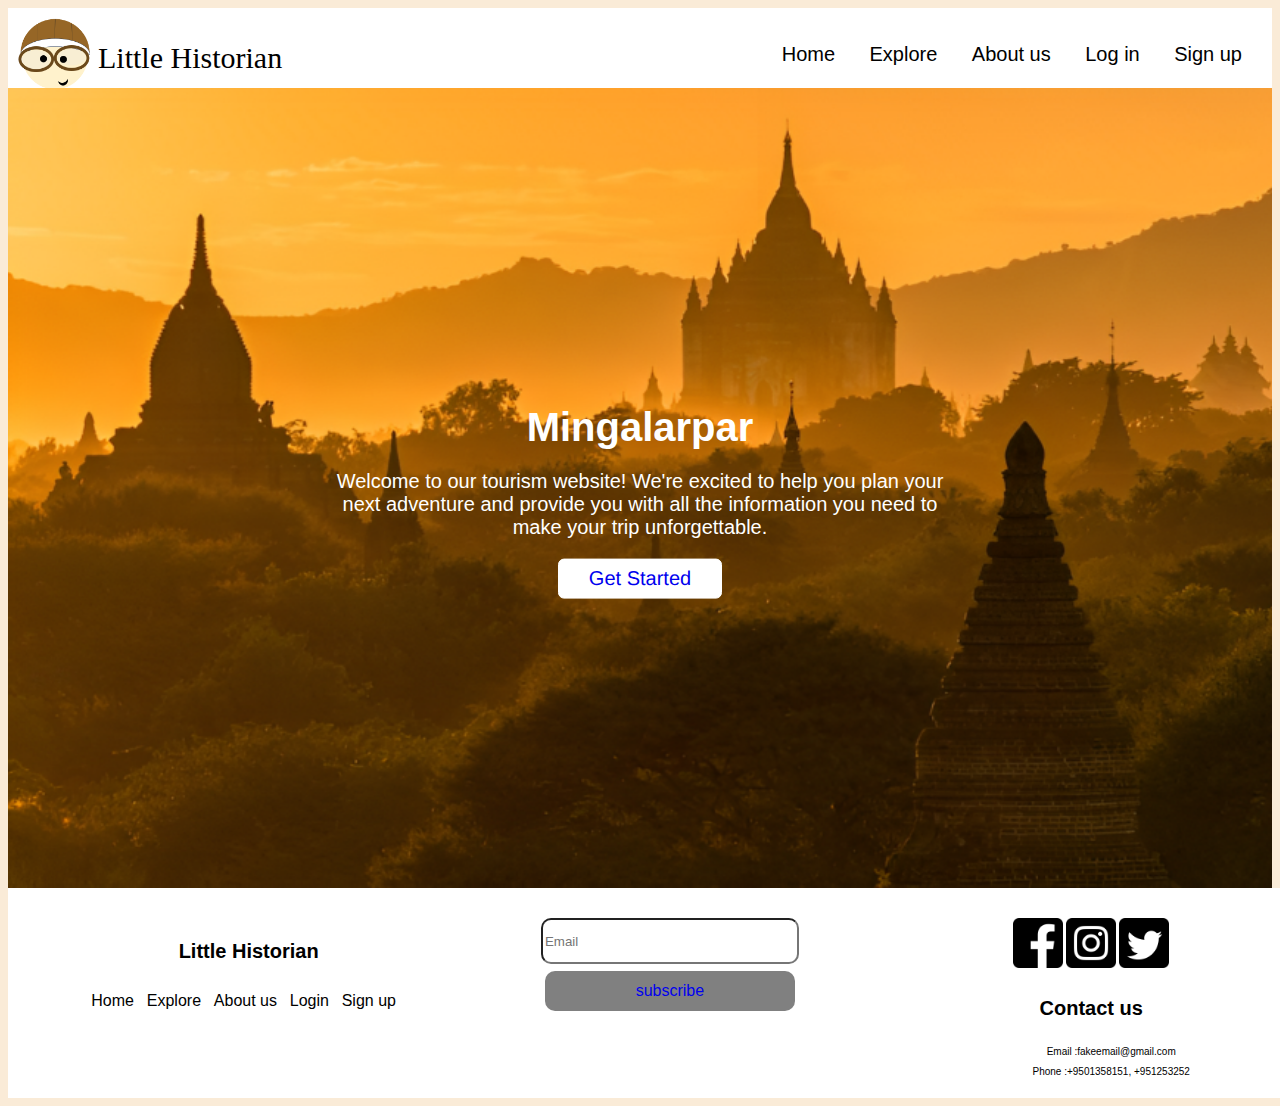
<file: index.html>
<!DOCTYPE html>
<html lang="en">
<head>
  <meta charset="UTF-8">
  <meta name="viewport" content="width=device-width, initial-scale=1.0">
  <link rel="stylesheet" href="style.css">
  <link rel="stylesheet" href="https://cdn.jsdelivr.net/npm/bootstrap-icons@1.10.4/font/bootstrap-icons.css">
  <link rel="icon" type="image/x-icon" href="/images/favicon.ico">
  <title>Home</title>
</head>
<body>
  <nav>
    <input type="checkbox" id="check">
    <label for="check" class="checkbtn"><i class="bi bi-list"></i></label>
    <div class="header">
      <div class="header2">
        <a href="index.html"><img src="/images/littlehistorian.png" width="90"height="90" alt="logo"></a>
        <span class="logotext">Little Historian</span>
      </div>
    </div>
    <ul>
        <li><a href="index.html">Home</a></li>
        <li><a href="explore.html">Explore</a></li>
        <li><a href="about.html">About us</a></li>
        <li><a href="login.html">Log in</a></li>
        <li><a href="register.html">Sign up</a></li>
    </ul>
</nav>
  
  <div class="content">
    <div class="text">
      <h1>Mingalarpar</h1>
      <p>Welcome to our tourism website! We're excited to help you plan your next adventure and provide you with all the information you need to make your trip unforgettable.
      </p>
      <button class="button-24" role="button"><a href="register.html">Get Started</a></button>
    </div>
  </div>

</div>
  <footer>
    <div class="footer">
        <div class="foot-link">
            <h1>Little Historian</h1>
            <a href="index.html">Home</a>
            <a href="explore.html">Explore</a>
            <a href="about.html">About us</a>
            <a href="login.html">Login</a>
            <a href="register.html">Sign up</a>
        </div>
        <div class="subscribe">
            <form>
                <input type="email" placeholder="Email">
                <button type="button"><a href="login.html">subscribe</a></button>
            </form>
        </div>
        <div class="social-media">
            <img src="/images/facebook.png" width="50" height="50"alt="Facebook">
            <img src="/images/instagram.png" width="50" height="50" alt="Instagram">
            <img src="/images/twitter.png" width="50" height="50" alt="Twitter">
            <h1>Contact us</h1>
            <ul>
              <li>Email :fakeemail@gmail.com</li>
              <li>Phone :+9501358151, +951253252</li>
            </ul>
        </div>
    </div>
</footer>

</body>
</html>
</file>
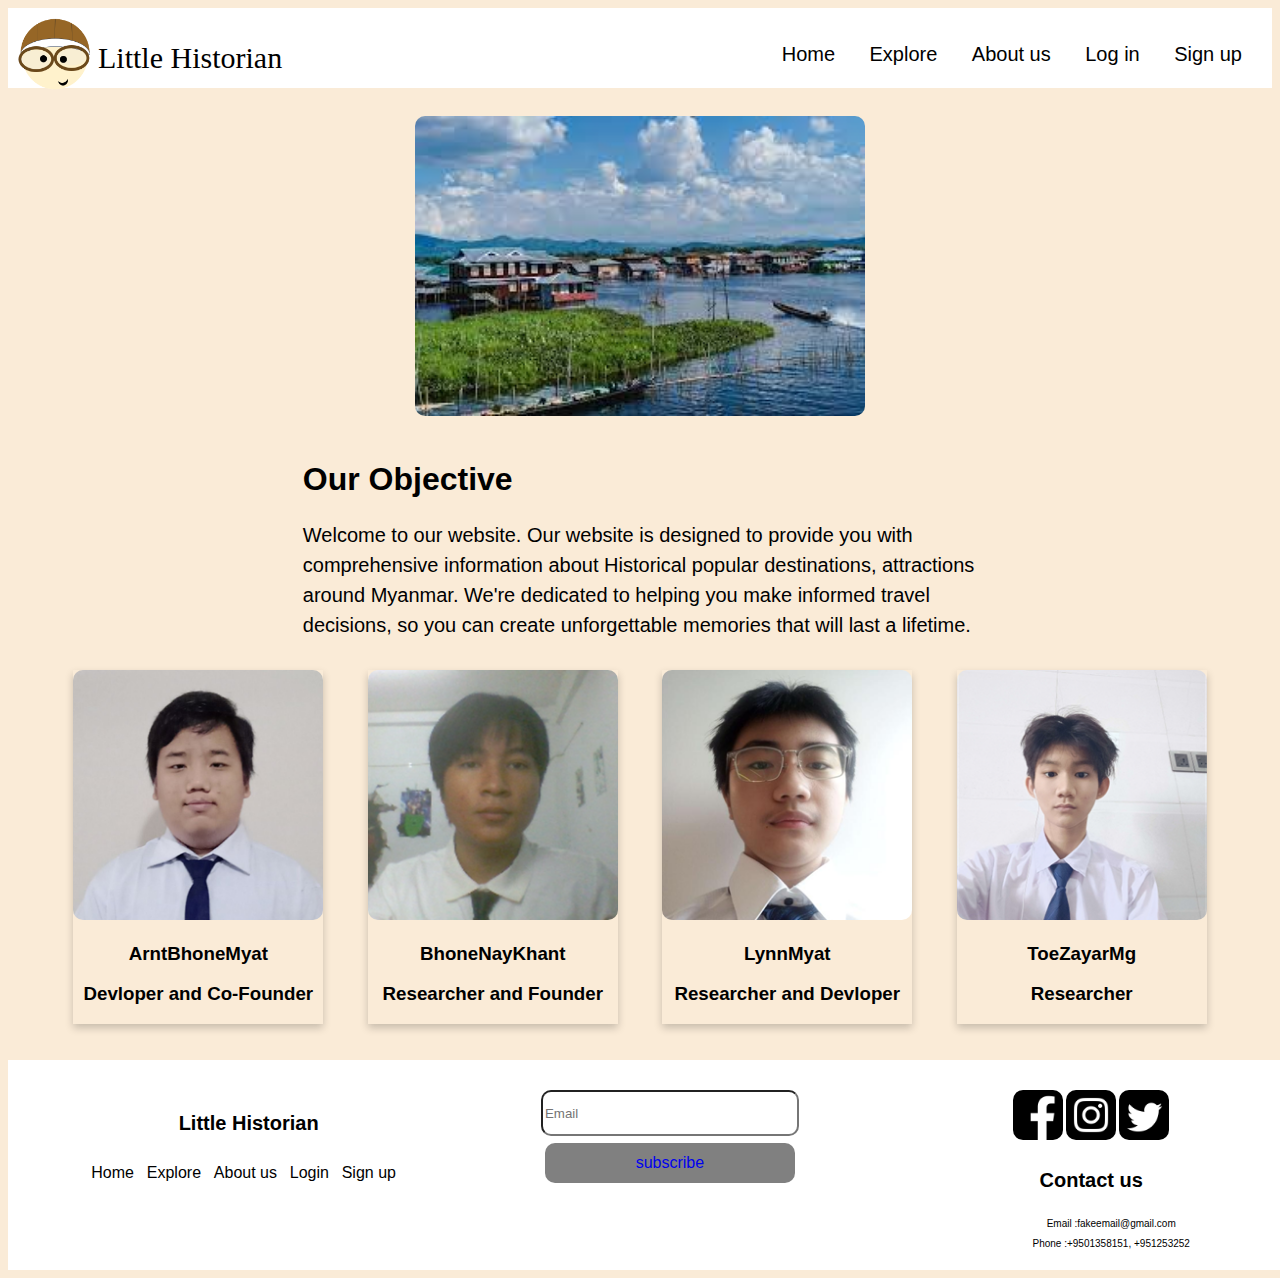
<file: about.html>
<!DOCTYPE html>
<html lang="en">
<head>
  <meta charset="UTF-8">
  <meta http-equiv="X-UA-Compatible" content="IE=edge">
  <meta name="viewport" content="width=device-width, initial-scale=1.0">
  <link rel="stylesheet" href="style.css">
  <link rel="stylesheet" href="about.css">
  <link rel="icon" type="image/x-icon" href="/images/favicon.ico">
  <link rel="stylesheet" href="https://cdn.jsdelivr.net/npm/bootstrap-icons@1.10.4/font/bootstrap-icons.css">
  <title>About Us</title>
</head>
<body>
    <nav>
        <input type="checkbox" id="check">
        <label for="check" class="checkbtn"><i class="bi bi-list"></i></label>
        <div class="header">
          <div class="header2">
            <a href="index.html"><img src="/images/littlehistorian.png" width="90"height="90" alt="logo"></a>
            <span class="logotext">Little Historian</span>
          </div>
        </div>
        <ul>
            <li><a href="index.html">Home</a></li>
            <li><a href="explore.html">Explore</a></li>
            <li><a href="about.html">About us</a></li>
            <li><a href="login.html">Log in</a></li>
            <li><a href="register.html">Sign up</a></li>
        </ul>
    </nav>
 <br>
  <div class="flex-container">
    <div class="item1">
        <img src="/images/innlay.jpeg" alt="Inlay" width="100%" height="300px">
    </div>
    <div class="item2">
        <h1>Our Objective</h1>
        <p>Welcome to our website. Our website is designed to provide you with comprehensive information about Historical popular destinations, attractions around Myanmar. We're dedicated to helping you make informed travel decisions, so you can create unforgettable memories that will last a lifetime.
        </p>
    </div>
</div>
<div class="forcard" style="text-align:center">  
    <div class="card1">
        <img src="/images/abm.png" alt="ArntBhoneMyat" style="width:100%; height:250px">
        <div class="container1">
            <h3><b>ArntBhoneMyat</b></h3>
            <h3><b>Devloper and Co-Founder</b></h3>
        </div>
    </div>
    <div class="card1">
        <img src="/images/bnk.png" alt="BhoneNayKhant" style="width:100%; height:250px">
        <div class="container1">
            <h3><b>BhoneNayKhant</b></h3>
            <h3><b>Researcher and Founder</b></h3>
        </div>
    </div>
    <div class="card1">
        <img src="/images/lm.png" alt="LynnMyat" style="width:100%; height:250px">
        <div class="container1">
            <h3><b>LynnMyat</b></h3>
            <h3><b>Researcher and Devloper</b></h3>
        </div>
    </div>
    <div class="card1">
      <img src="/images/tzm.png" alt="ToeZayarMg" style="width:100%; height:250px">
      <div class="container1">
          <h3><b>ToeZayarMg</b></h3>
          <h3><b>Researcher</b></h3>
      </div>
  </div>
    </div><br><br>
<footer>
  <div class="footer">
      <div class="foot-link">
          <h1>Little Historian</h1>
          <a href="index.html">Home</a>
          <a href="explore.html">Explore</a>
          <a href="about.html">About us</a>
          <a href="login.html">Login</a>
          <a href="register.html">Sign up</a>
      </div>
      <div class="subscribe">
          <form>
              <input type="email" placeholder="Email">
              <button type="button"><a href="login.html">subscribe</a></button>
          </form>
      </div>
      <div class="social-media">
          <img src="images/facebook.png" width="50" height="50"alt="Facebook">
          <img src="/images/instagram.png" width="50" height="50" alt="Instagram">
          <img src="/images/twitter.png" width="50" height="50" alt="Twitter">
          <h1>Contact us</h1>
          <ul>
            <li>Email :fakeemail@gmail.com</li>
            <li>Phone :+9501358151, +951253252</li>
          </ul>
      </div>
  </div>
</footer>
</body>
</html>
</file>
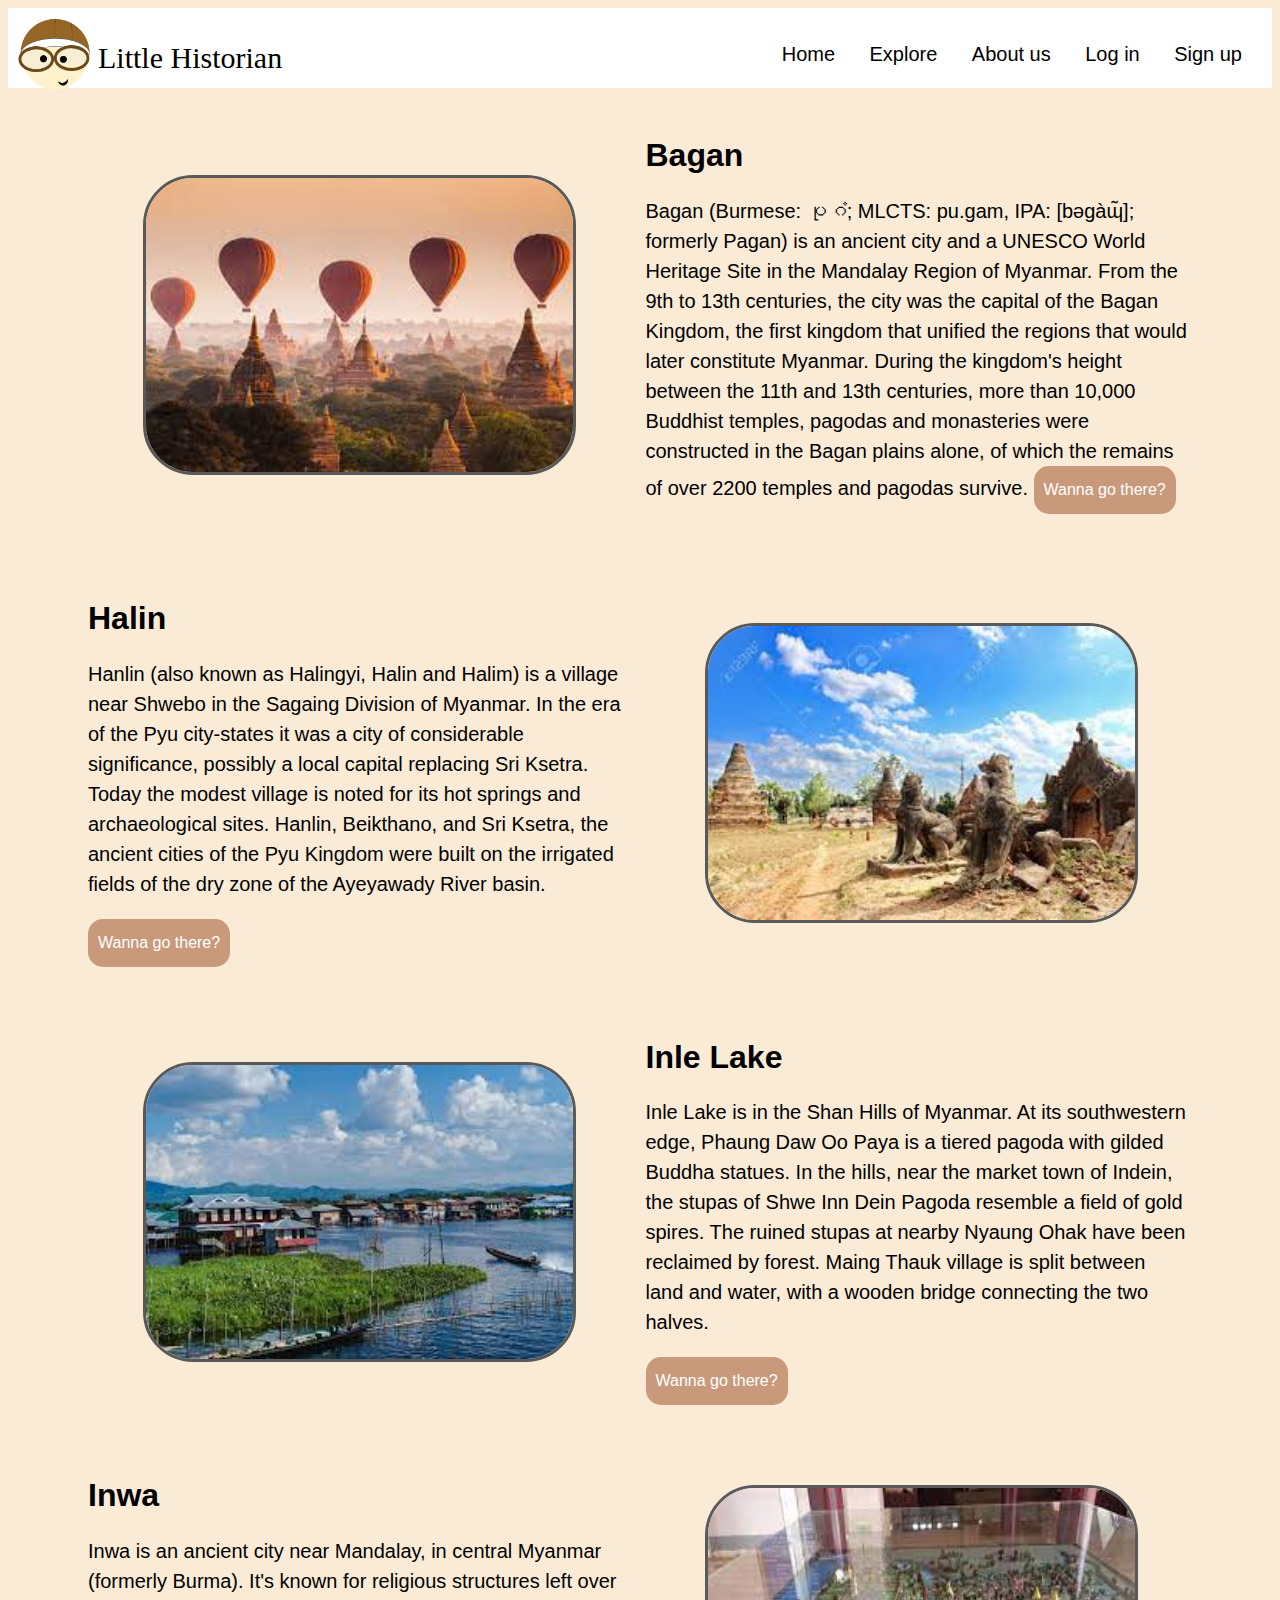
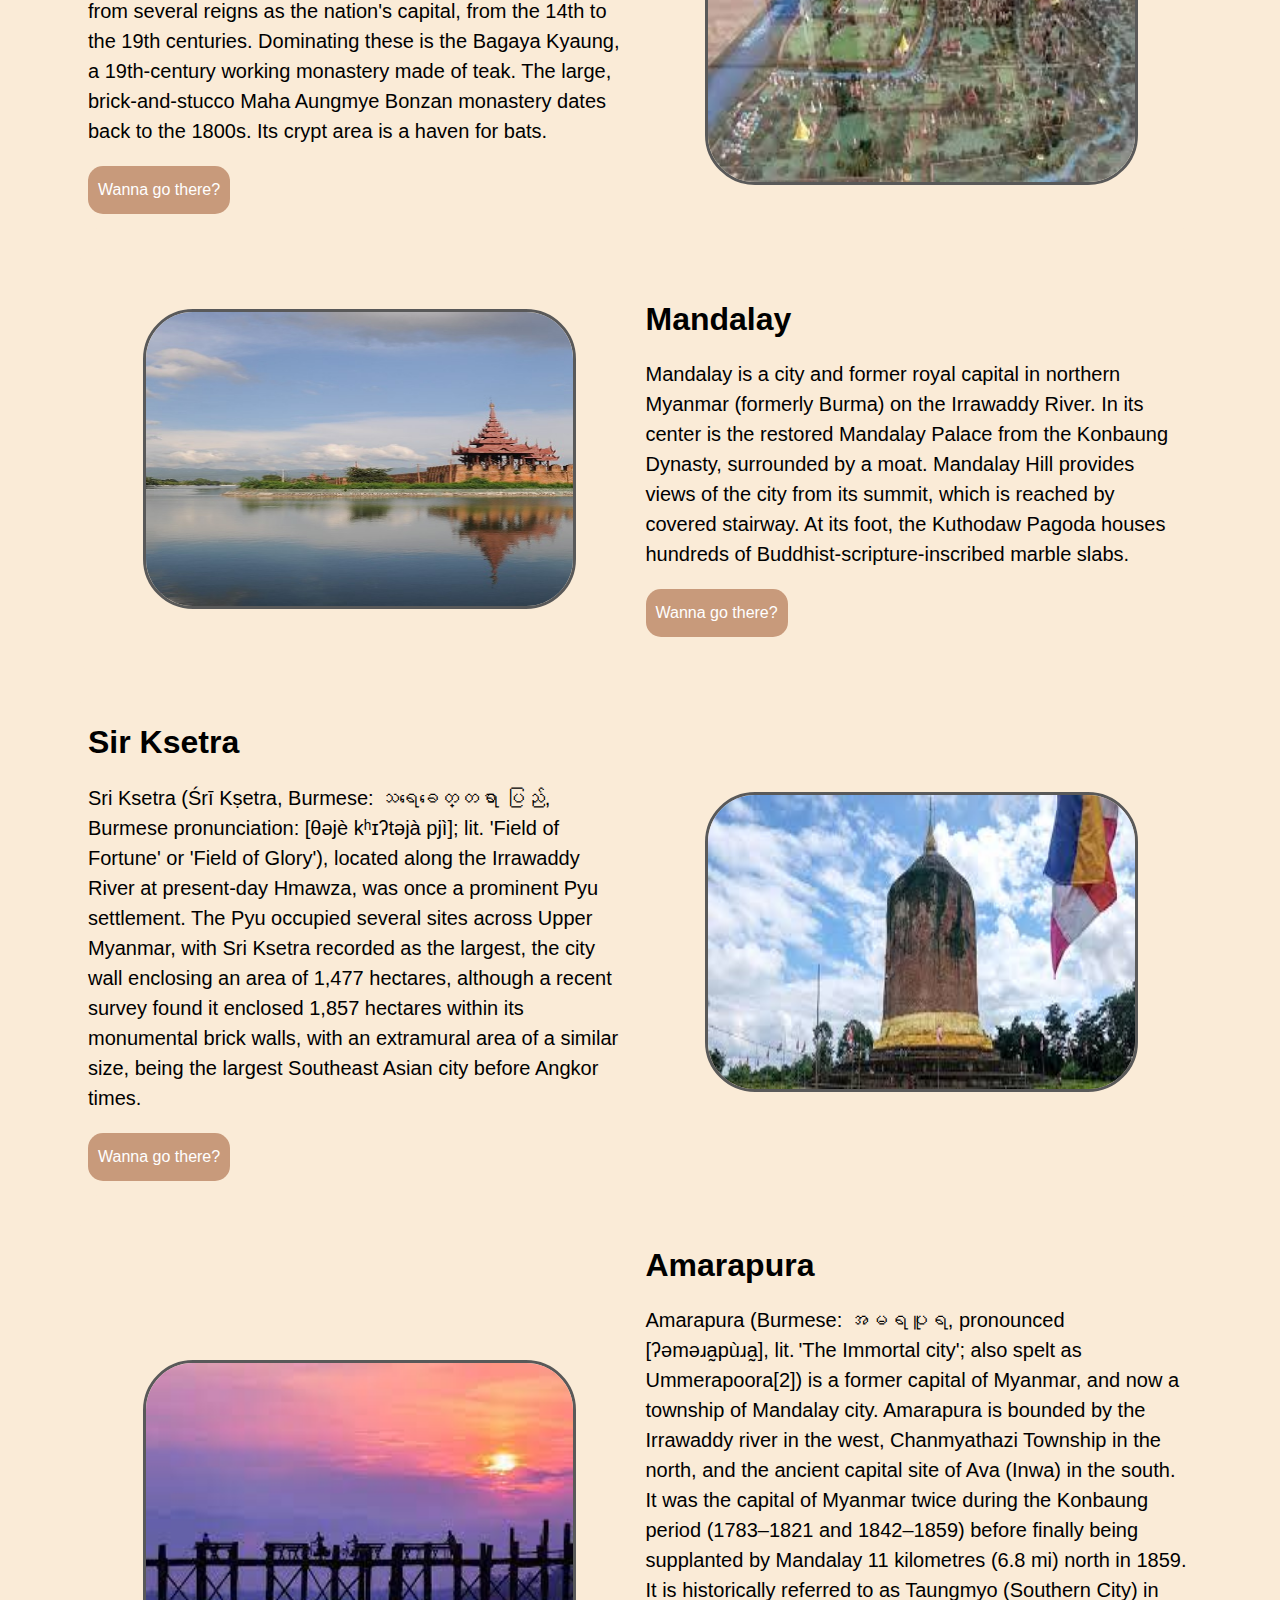
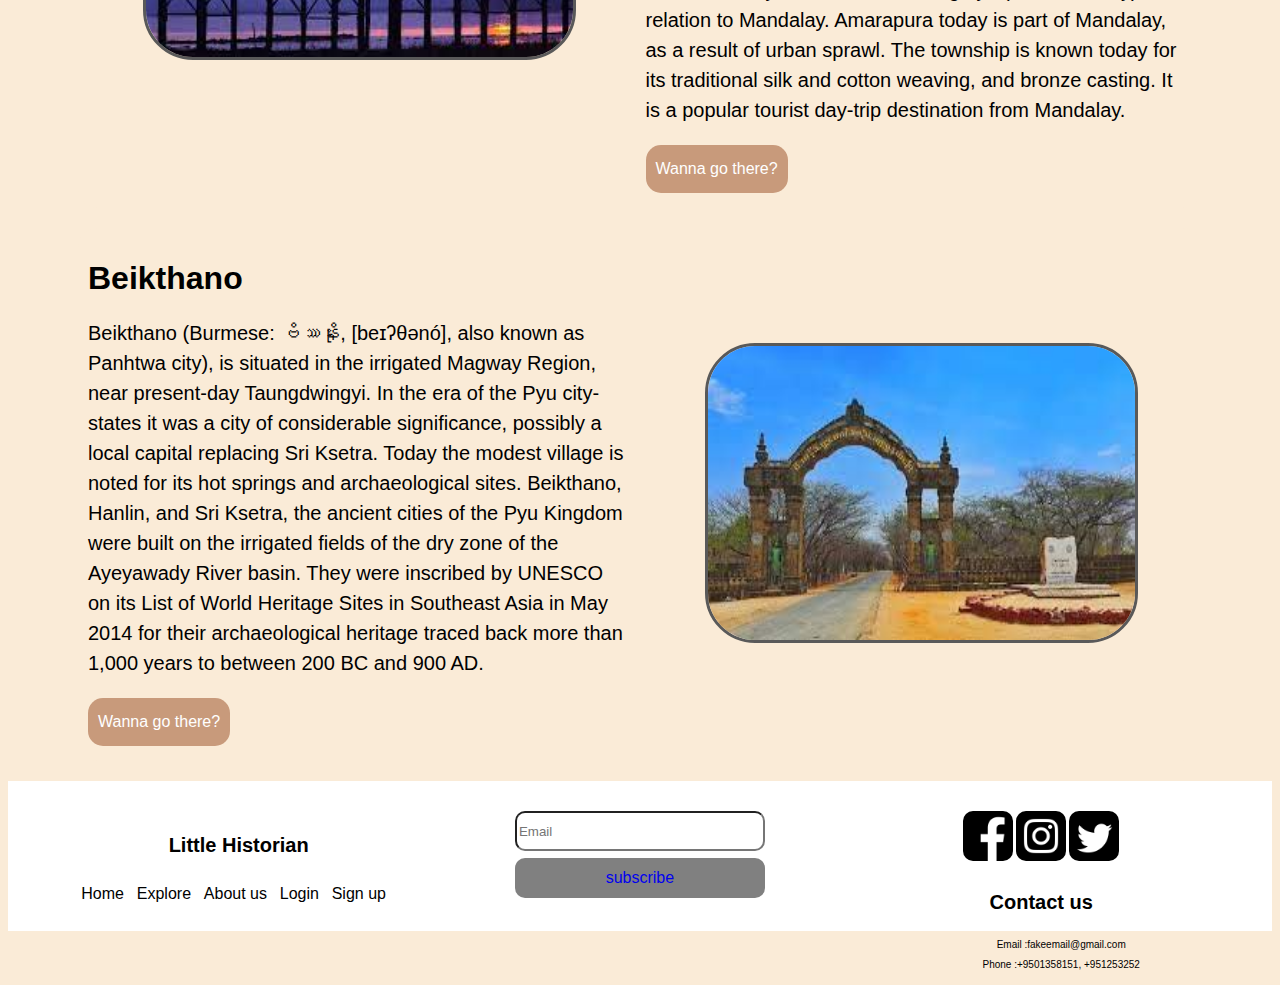
<file: ancientcity.html>
<!DOCTYPE html>
<html lang="en">
<head>
    <meta charset="UTF-8">
    <meta http-equiv="X-UA-Compatible" content="IE=edge">
    <meta name="viewport" content="width=device-width, initial-scale=1.0">
    <link rel="stylesheet" href="ancientcities.css">
    <link rel="stylesheet" href="style.css">
    <link rel="icon" type="image/x-icon" href="/images/favicon.ico">
    <link rel="stylesheet" href="https://cdn.jsdelivr.net/npm/bootstrap-icons@1.10.4/font/bootstrap-icons.css">
    <title>Ancient Cities</title>
    <style>
        *{
            box-sizing: border-box;
        }
        .flex-container{
            display:flex;
            margin-left:70px;
            margin-right:70px;
           
            flex-wrap: wrap;
            justify-content: center;
        }
        .flex-container > .item1{
            flex-basis: 50%;
            padding:10px;
        }
        .flex-container > .item2{
            flex-basis:50%;
            padding:10px;
        }
        img{
            border-radius: 10px;
        }
        .item2 p{
        font-size: 20px;
        line-height: 30px;
        }
    </style>
</head>
<body>
    <nav>
        <input type="checkbox" id="check">
        <label for="check" class="checkbtn"><i class="bi bi-list"></i></label>
        <div class="header">
          <div class="header2">
            <a href="index.html"><img src="/images/littlehistorian.png" width="90"height="90" alt="logo"></a>
            <span class="logotext">Little Historian</span>
          </div>
        </div>
        <ul>
            <li><a href="index.html">Home</a></li>
            <li><a href="explore.html">Explore</a></li>
            <li><a href="about.html">About us</a></li>
            <li><a href="login.html">Log in</a></li>
            <li><a href="register.html">Sign up</a></li>
        </ul>
    </nav>
    <br>
    <div class="flex-container">
        <div class="item3">
            <div class="item4"><img src="/images/bagan.jpeg" alt="bagan" width="433px" height="300px"></div>
        </div>
        <div class="item1">
            <h1>Bagan</h1>
            <p>Bagan (Burmese: ပုဂံ; MLCTS: pu.gam, IPA: [bəɡàɰ̃]; formerly Pagan) is an ancient city and a UNESCO World Heritage Site in the Mandalay Region of Myanmar. From the 9th to 13th centuries, the city was the capital of the Bagan Kingdom, the first kingdom that unified the regions that would later constitute Myanmar. During the kingdom's height between the 11th and 13th centuries, more than 10,000 Buddhist temples, pagodas and monasteries were constructed in the Bagan plains alone, of which the remains of over 2200 temples and pagodas survive.
            <a href="register.html">
            <button class="button">Wanna go there?</button>
            </a>
        </div>
    </div>
    <div class="flex-container" style="margin-top: 20px;">
        <div class="item1">
            <h1>Halin</h1>
            <p>Hanlin (also known as Halingyi, Halin and Halim) is a village near Shwebo in the Sagaing Division of Myanmar. In the era of the Pyu city-states it was a city of considerable significance, possibly a local capital replacing Sri Ksetra. Today the modest village is noted for its hot springs and archaeological sites. Hanlin, Beikthano, and Sri Ksetra, the ancient cities of the Pyu Kingdom were built on the irrigated fields of the dry zone of the Ayeyawady River basin. </p>
            <a href="register.html">
            <button class="button">Wanna go there?</button>
            </a>
        </div>
        <div class="item2" style="text-align: center;">
            <div class="item4"><img src="/images/hallin.jpeg" alt="bagan" width="433px" height="300px"></div>
        </div>
    </div>
    <div class="flex-container">
        <div class="item3">
            <div class="item4"><img src="/images/innlay.jpeg" alt="bagan" width="433px" height="300px"></div>
        </div>
        <div class="item2">
            <h1>Inle Lake</h1>
            <p>Inle Lake is in the Shan Hills of Myanmar. At its southwestern edge, Phaung Daw Oo Paya is a tiered pagoda with gilded Buddha statues. In the hills, near the market town of Indein, the stupas of Shwe Inn Dein Pagoda resemble a field of gold spires. The ruined stupas at nearby Nyaung Ohak have been reclaimed by forest. Maing Thauk village is split between land and water, with a wooden bridge connecting the two halves. </p>
            <a href="register.html">
            <button class="button">Wanna go there?</button>
            </a>
        </div>
    </div>
    <div class="flex-container">
    <div class="item1">
        <h1>Inwa</h1>
        <p>Inwa is an ancient city near Mandalay, in central Myanmar (formerly Burma). It's known for religious structures left over from several reigns as the nation's capital, from the 14th to the 19th centuries. Dominating these is the Bagaya Kyaung, a 19th-century working monastery made of teak. The large, brick-and-stucco Maha Aungmye Bonzan monastery dates back to the 1800s. Its crypt area is a haven for bats.</p>
        <a href="register.html">
        <button class="button">Wanna go there?</button>
        </a>
    </div>
    <div class="item2" style="text-align: center;">
        <div class="item4"><img src="/images/inwa.jpeg" alt="bagan" width="433px" height="300px"></div>
        </div>
    </div>
    <div class="flex-container">
        <div class="item3">
            <div class="item4"><img src="/images/mandalay.jpg" alt="bagan" width="433px" height="300px"></div>
        </div>
        <div class="item2">
            <h1>Mandalay</h1>
            <p>Mandalay is a city and former royal capital in northern Myanmar (formerly Burma) on the Irrawaddy River. In its center is the restored Mandalay Palace from the Konbaung Dynasty, surrounded by a moat. Mandalay Hill provides views of the city from its summit, which is reached by covered stairway. At its foot, the Kuthodaw Pagoda houses hundreds of Buddhist-scripture-inscribed marble slabs.</p>
            <a href="register.html">
            <button class="button">Wanna go there?</button>
            </a>
        </div>
    </div>
    <div class="flex-container">
        <div class="item1">
            <h1>Sir Ksetra</h1>
            <p>Sri Ksetra (Śrī Kṣetra, Burmese: သရေခေတ္တရာ ပြည်, Burmese pronunciation: [θəjè kʰɪʔtəjà pjì]; lit. 'Field of Fortune' or 'Field of Glory'), located along the Irrawaddy River at present-day Hmawza, was once a prominent Pyu settlement. The Pyu occupied several sites across Upper Myanmar, with Sri Ksetra recorded as the largest, the city wall enclosing an area of 1,477 hectares, although a recent survey found it enclosed 1,857 hectares within its monumental brick walls, with an extramural area of a similar size, being the largest Southeast Asian city before Angkor times.</p>
            <a href="register.html">
            <button class="button">Wanna go there?</button>
            </a>
        </div>
        <div class="item2" style="text-align: center;">
            <div class="item4"><img src="/images/sirksetra.jpeg" alt="bagan" width="433px" height="300px"></div>
            </div>
        </div>
        <div class="flex-container">
            <div class="item3">
                <div class="item4"><img src="/images/amarapura.jpeg" alt="bagan" width="433px" height="300px"></div>
            </div>
            <div class="item2">
                <h1>Amarapura</h1>
                <p>Amarapura (Burmese: အမရပူရ, pronounced [ʔəməɹa̰pùɹa̰], lit. 'The Immortal city'; also spelt as Ummerapoora[2]) is a former capital of Myanmar, and now a township of Mandalay city. Amarapura is bounded by the Irrawaddy river in the west, Chanmyathazi Township in the north, and the ancient capital site of Ava (Inwa) in the south. It was the capital of Myanmar twice during the Konbaung period (1783–1821 and 1842–1859) before finally being supplanted by Mandalay 11 kilometres (6.8 mi) north in 1859. It is historically referred to as Taungmyo (Southern City) in relation to Mandalay. Amarapura today is part of Mandalay, as a result of urban sprawl. The township is known today for its traditional silk and cotton weaving, and bronze casting. It is a popular tourist day-trip destination from Mandalay.</p>
                <a href="register.html">
                <button class="button">Wanna go there?</button>
                </a>
            </div>
        </div>
        <div class="flex-container">
            <div class="item1">
                <h1>Beikthano</h1>
                <p>Beikthano (Burmese: ဗိဿနိုး, [beɪʔθənó], also known as Panhtwa city), is situated in the irrigated Magway Region, near present-day Taungdwingyi. In the era of the Pyu city-states it was a city of considerable significance, possibly a local capital replacing Sri Ksetra. Today the modest village is noted for its hot springs and archaeological sites. Beikthano, Hanlin, and Sri Ksetra, the ancient cities of the Pyu Kingdom were built on the irrigated fields of the dry zone of the Ayeyawady River basin. They were inscribed by UNESCO on its List of World Heritage Sites in Southeast Asia in May 2014 for their archaeological heritage traced back more than 1,000 years to between 200 BC and 900 AD.</p>
                <a href="register.html">
                <button class="button">Wanna go there?</button>
                </a>
            </div>
            <div class="item2" style="text-align: center;">
                <div class="item4"><img src="/images/beikthano.jpeg" alt="bagan" width="433px" height="300px"></div>
                </div>
            </div>
    <footer>
    <div class="footer">
        <div class="foot-link">
            <h1>Little Historian</h1>
            <a href="index.html">Home</a>
            <a href="explore.html">Explore</a>
            <a href="about.html">About us</a>
            <a href="login.html">Login</a>
            <a href="register.html">Sign up</a>
        </div>
        <div class="subscribe">
            <form>
                <input type="email" placeholder="Email">
                <button type="button"><a href="login.html">subscribe</a></button>
            </form>
        </div>
        <div class="social-media">
            <img src="/images/facebook.png" width="50" height="50"alt="Facebook">
            <img src="/images/instagram.png" width="50" height="50" alt="Instagram">
            <img src="/images/twitter.png" width="50" height="50" alt="Twitter">
            <h1>Contact us</h1>
            <ul>
              <li>Email :fakeemail@gmail.com</li>
              <li>Phone :+9501358151, +951253252</li>
            </ul>
        </div>
    </div>
</footer>
</body>
</html>
</file>
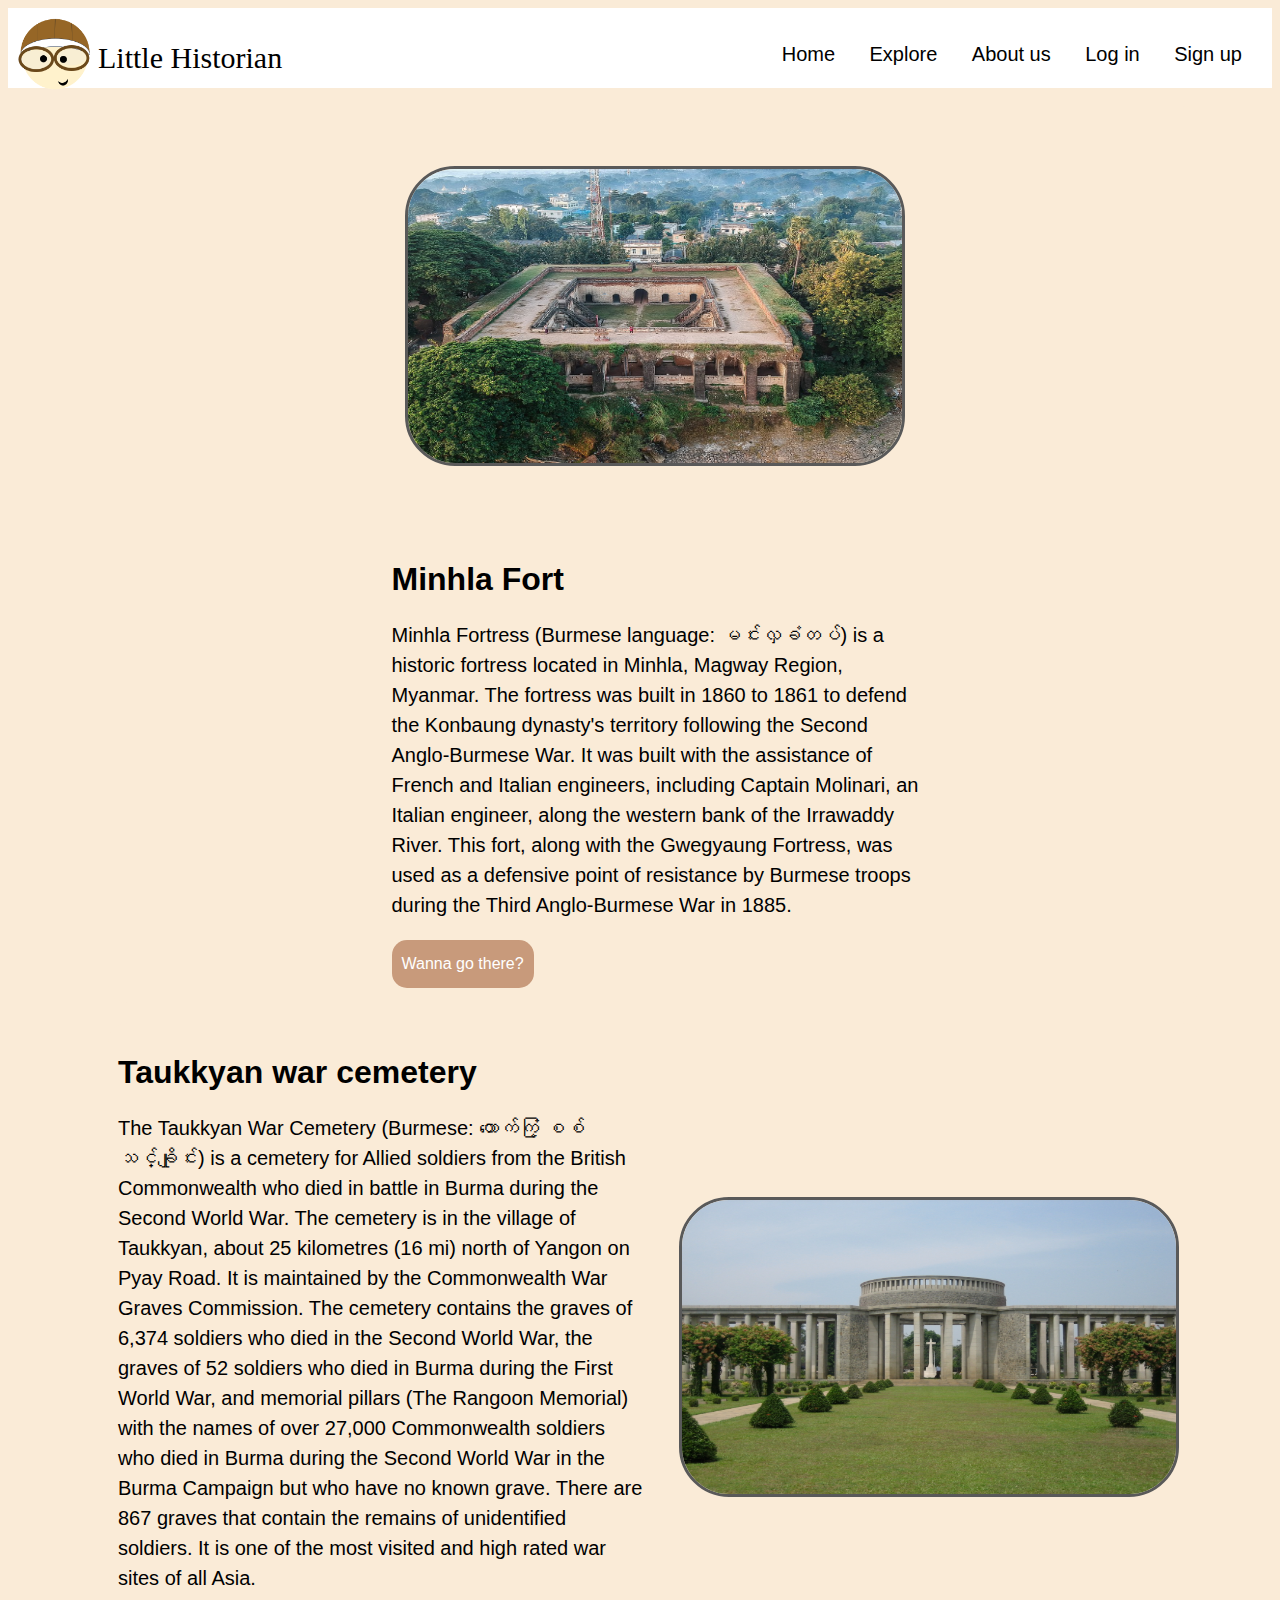
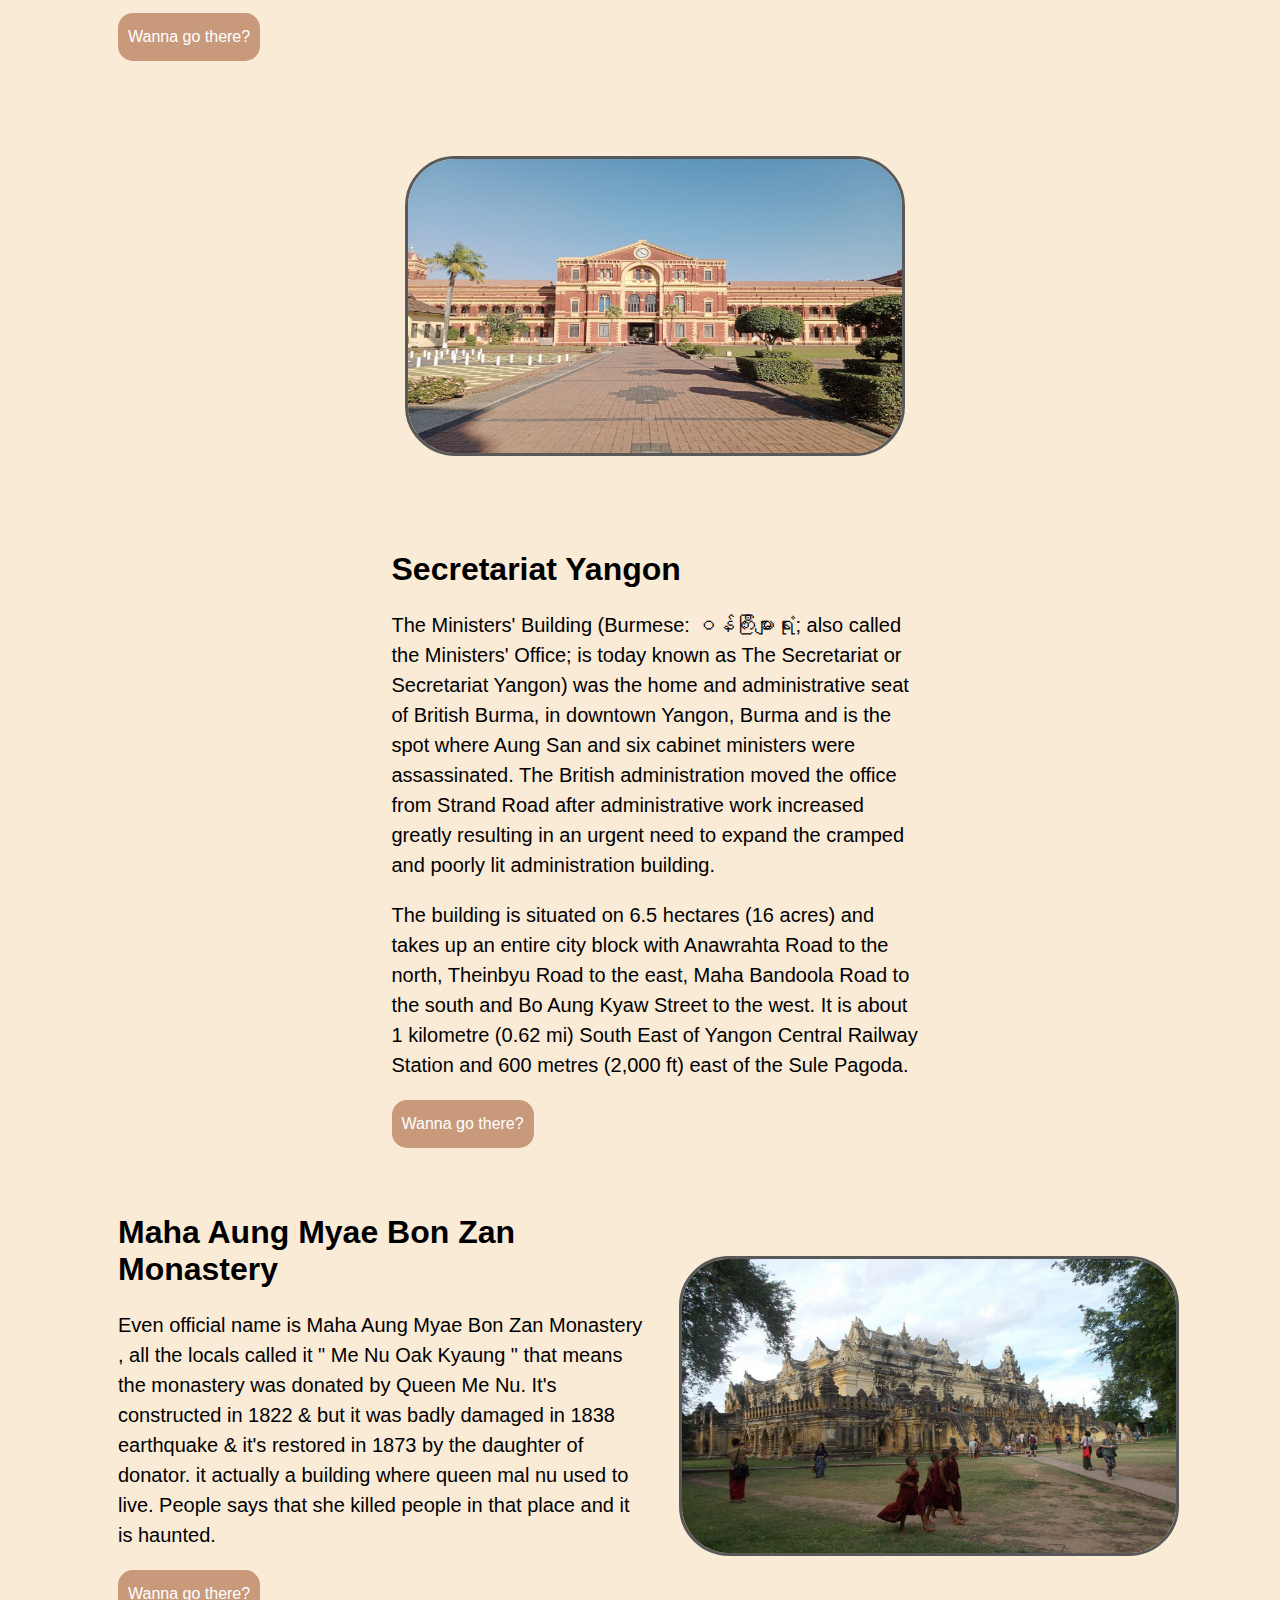
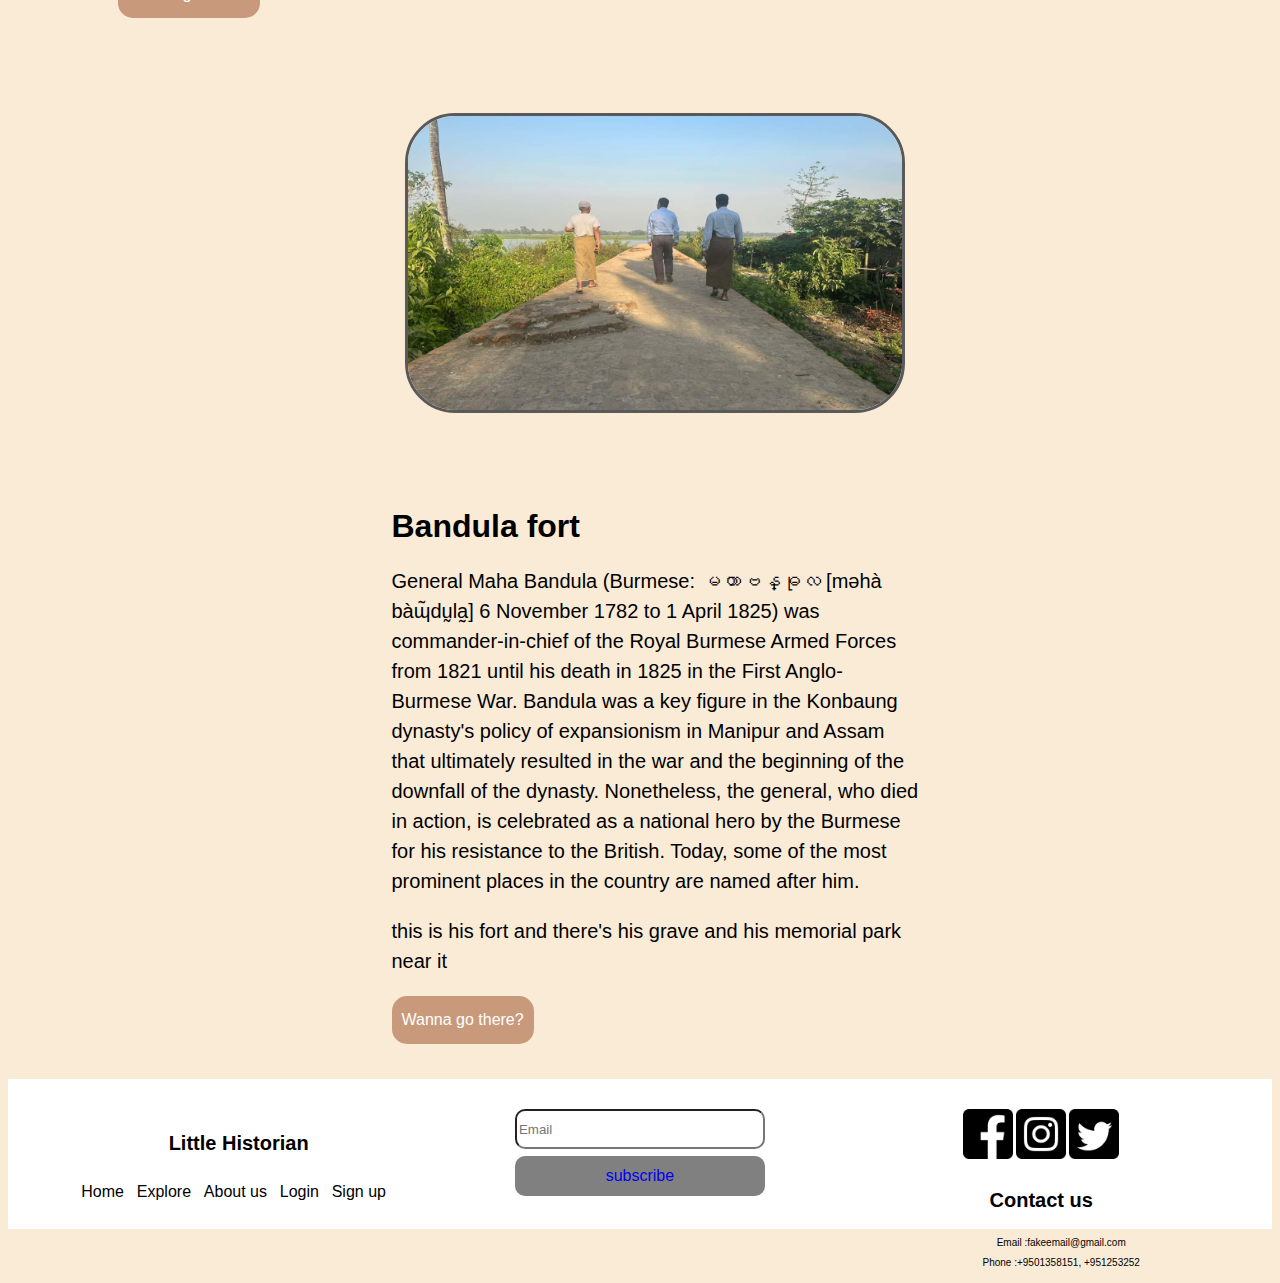
<file: landmarks.html>
<!DOCTYPE html>
<html lang="en">
<head>
    <meta charset="UTF-8">
    <meta http-equiv="X-UA-Compatible" content="IE=edge">
    <meta name="viewport" content="width=device-width, initial-scale=1.0">
    <link rel="icon" type="image/x-icon" href="/images/favicon.ico">
    <link rel="stylesheet" href="https://cdn.jsdelivr.net/npm/bootstrap-icons@1.10.4/font/bootstrap-icons.css">
    <link rel="stylesheet" href="style.css">
    <link rel="stylesheet" href="landmarks.css">
    <title>Landmarks</title>
</head>
<body>
    <nav>
        <input type="checkbox" id="check">
        <label for="check" class="checkbtn"><i class="bi bi-list"></i></label>
        <div class="header">
          <div class="header2">
            <a href="index.html"><img src="/images/littlehistorian.png" width="90"height="90" alt="logo"></a>
            <span class="logotext">Little Historian</span>
          </div>
        </div>
        <ul>
            <li><a href="index.html">Home</a></li>
            <li><a href="explore.html">Explore</a></li>
            <li><a href="about.html">About us</a></li>
            <li><a href="login.html">Log in</a></li>
            <li><a href="register.html">Sign up</a></li>
        </ul>
    </nav>
    <br>
    <div class="flex-container">
        <div class="item3">
            <div class="item4"><img src="images/minhlafortress.jpg" alt="bagan" width="500px" height="300px"></div>
        </div>
        <div class="item1">
            <h1>Minhla Fort</h1>
            <p>Minhla Fortress (Burmese language: မင်းလှခံတပ်) is a historic fortress located in Minhla, Magway Region, Myanmar. The fortress was built in 1860 to 1861 to defend the Konbaung dynasty's territory following the Second Anglo-Burmese War. It was built with the assistance of French and Italian engineers, including Captain Molinari, an Italian engineer, along the western bank of the Irrawaddy River.

                This fort, along with the Gwegyaung Fortress, was used as a defensive point of resistance by Burmese troops during the Third Anglo-Burmese War in 1885.</p>
            <a href="register.html">
            <button class="button">Wanna go there?</button>
            </a>
        </div>
    </div>
    <div class="flex-container" style="margin-top: 20px;">
        <div class="item1">
            <h1>Taukkyan war cemetery</h1>
            <p>The Taukkyan War Cemetery (Burmese: ထောက်ကြံ့ စစ်သင်္ချိုင်း) is a cemetery for Allied soldiers from the British Commonwealth who died in battle in Burma during the Second World War. The cemetery is in the village of Taukkyan, about 25 kilometres (16 mi) north of Yangon on Pyay Road. It is maintained by the Commonwealth War Graves Commission.

                The cemetery contains the graves of 6,374 soldiers who died in the Second World War, the graves of 52 soldiers who died in Burma during the First World War, and memorial pillars (The Rangoon Memorial) with the names of over 27,000 Commonwealth soldiers who died in Burma during the Second World War in the Burma Campaign but who have no known grave. There are 867 graves that contain the remains of unidentified soldiers. It is one of the most visited and high rated war sites of all Asia.</p>
            <a href="register.html">
            <button class="button">Wanna go there?</button>
            </a>
        </div>
        <div class="item2" style="text-align: center;">

            <div class="item4"><img src="images/taukkyan.jpg" alt="bagan" width="500px" height="300px"></div>
        </div>
    </div>
    <div class="flex-container">
        <div class="item3">
            <div class="item4"><img src="images/secretariatyangon.jpg" alt="bagan" width="500px" height="300px"></div>
        </div>
        <div class="item2">
            <h1>Secretariat Yangon</h1>
            <p>The Ministers' Building (Burmese: ဝန်ကြီးများရုံး; also called the Ministers' Office; is today known as The Secretariat or Secretariat Yangon) was the home and administrative seat of British Burma, in downtown Yangon, Burma and is the spot where Aung San and six cabinet ministers were assassinated. The British administration moved the office from Strand Road after administrative work increased greatly resulting in an urgent need to expand the cramped and poorly lit administration building.</p>
            <p>The building is situated on 6.5 hectares (16 acres) and takes up an entire city block with Anawrahta Road to the north, Theinbyu Road to the east, Maha Bandoola Road to the south and Bo Aung Kyaw Street to the west. It is about 1 kilometre (0.62 mi) South East of Yangon Central Railway Station and 600 metres (2,000 ft) east of the Sule Pagoda.</p>
            <a href="register.html">
            <button class="button">Wanna go there?</button>
            </a>
        </div>
    </div>
    <div class="flex-container">
    <div class="item1">
        <h1>Maha Aung Myae Bon Zan Monastery</h1>
        <p>Even official name is Maha Aung Myae Bon Zan Monastery , all the locals called it " Me Nu Oak Kyaung " that means the monastery was donated by Queen Me Nu. It's constructed in 1822 & but it was badly damaged in 1838 earthquake & it's restored in 1873 by the daughter of donator. it actually a building where queen mal nu used to live. People says that she killed people in that place and it is haunted.</p>
        <a href="register.html">
        <button class="button">Wanna go there?</button>
        </a>
    </div>
    <div class="item2" style="text-align: center;">
        <div class="item4"><img src="images/malnuoakkyaung.jpg" alt="bagan" width="500px" height="300px"></div>
        </div>
    </div>
    <div class="flex-container">
        <div class="item3">
            <div class="item4"><img src="images/bandulafort.png" alt="bagan" width="500px" height="300px"></div>
        </div>
        <div class="item2">
            <h1>Bandula fort</h1>
            <p>General Maha Bandula (Burmese: မဟာဗန္ဓုလ [məhà bàɰ̃dṵla̰] 6 November 1782 to 1 April 1825) was commander-in-chief of the Royal Burmese Armed Forces from 1821 until his death in 1825 in the First Anglo-Burmese War. Bandula was a key figure in the Konbaung dynasty's policy of expansionism in Manipur and Assam that ultimately resulted in the war and the beginning of the downfall of the dynasty. Nonetheless, the general, who died in action, is celebrated as a national hero by the Burmese for his resistance to the British. Today, some of the most prominent places in the country are named after him.</p>
            <p>this is his fort and there's his grave and his memorial park near it</p>
            <a href="register.html">
            <button class="button">Wanna go there?</button>
            </a>
        </div>
    </div>
    <footer>
        <div class="footer">
            <div class="foot-link">
                <h1>Little Historian</h1>
                <a href="index.html">Home</a>
                <a href="explore.html">Explore</a>
                <a href="offers.html">About us</a>
                <a href="login.html">Login</a>
                <a href="register.html">Sign up</a>
            </div>
            <div class="subscribe">
                <form>
                    <input type="email" placeholder="Email">
                    <button type="button"><a href="login.html">subscribe</a></button>
                </form>
            </div>
            <div class="social-media">
                <img src="/images/facebook.png" width="50" height="50"alt="Facebook">
                <img src="/images/instagram.png" width="50" height="50" alt="Instagram">
                <img src="/images/twitter.png" width="50" height="50" alt="Twitter">
                <h1>Contact us</h1>
                <ul>
                  <li>Email :fakeemail@gmail.com</li>
                  <li>Phone :+9501358151, +951253252</li>
                </ul>
            </div>
        </div>
    </footer>
</body>
</html>
</file>
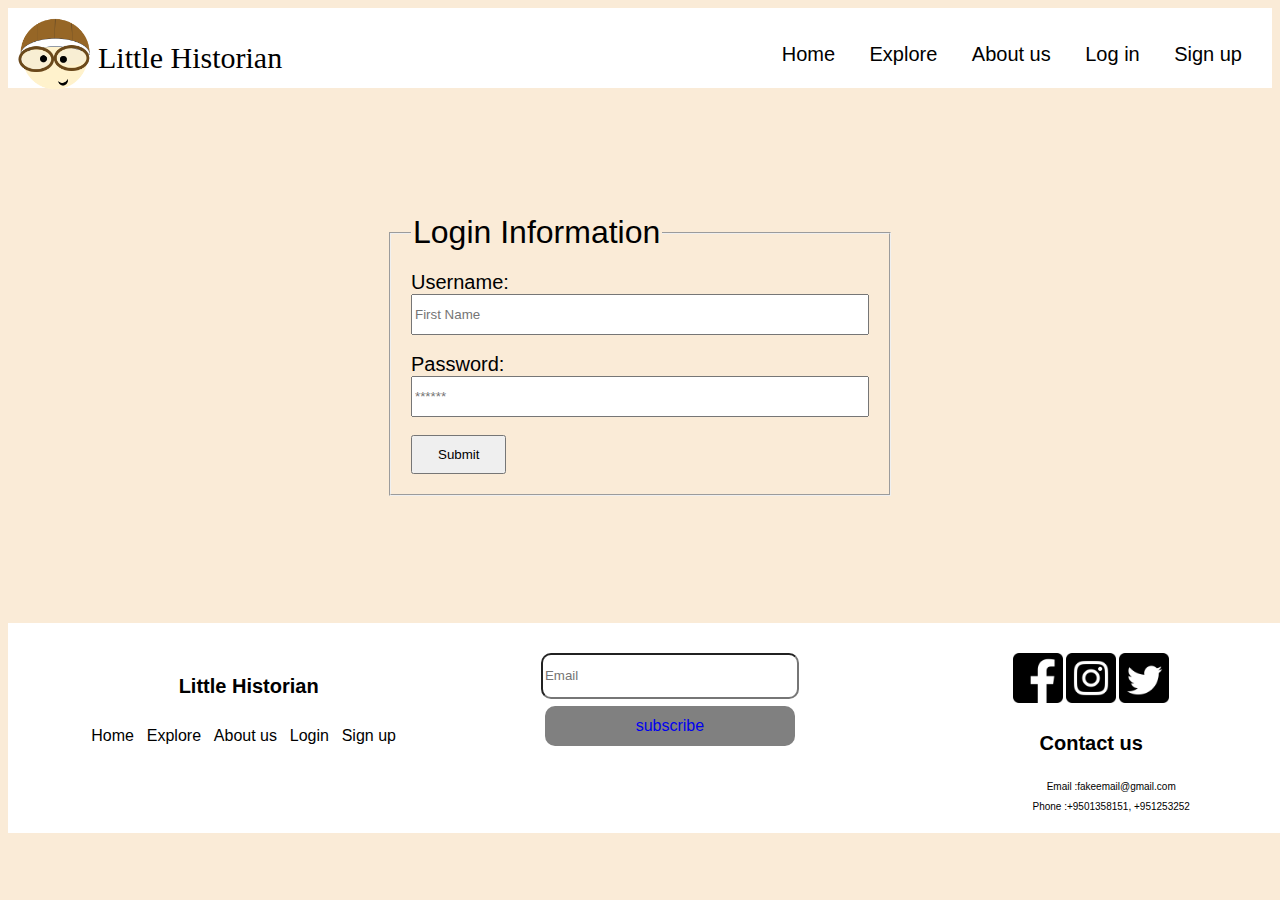
<file: login.html>
<!DOCTYPE html>
<html lang="en">
<head>
    <meta charset="UTF-8">
    <meta http-equiv="X-UA-Compatible" content="IE=edge">
    <meta name="viewport" content="width=device-width, initial-scale=1.0">
    <link rel="stylesheet" href="style.css">
    <link rel="icon" type="image/x-icon" href="/images/favicon.ico">
    <link rel="stylesheet" href="https://cdn.jsdelivr.net/npm/bootstrap-icons@1.10.4/font/bootstrap-icons.css">
    <title>Login</title>
    <style>
        select{
            width:100px;
        }
        fieldset{
            width:30%;
            margin:10% auto;
            padding: 20px 20px;
        }
       .profile{
            width:450px;
            height:35px;
       }
       legend {
        font-size: xx-large;
       }
       label {
        font-size: 20px;
       }
       .submit{
        padding: 10px 25px;
       }
      
    </style>
</head>
<body style="background-color: antiquewhite">    
    <nav>
        <input type="checkbox" id="check">
        <label for="check" class="checkbtn"><i class="bi bi-list"></i></label>
        <div class="header">
          <div class="header2">
            <a href="index.html"><img src="/images/littlehistorian.png" width="90"height="90" alt="logo"></a>
            <span class="logotext">Little Historian</span>
          </div>
        </div>
        <ul>
            <li><a href="index.html">Home</a></li>
            <li><a href="explore.html">Explore</a></li>
            <li><a href="about.html">About us</a></li>
            <li><a href="login.html">Log in</a></li>
            <li><a href="register.html">Sign up</a></li>
        </ul>
    </nav>
            <form>  
                <fieldset>
                    <legend>Login Information</legend>
                    <label for="fname">Username:</label><br>
                    <input class="profile" type="text" id="fname"  name="fname" placeholder="First Name" > <br><br> 
                    <label for="pw">Password:</label><br>
                    <input class="profile" type="password" id="pw" placeholder="******" name="pw"><br><br>
                <input class="submit" type="submit" value="Submit">                   
                </fieldset>                   
    </form>      
    <footer>
        <div class="footer">
            <div class="foot-link">
                <h1>Little Historian</h1>
                <a href="index.html">Home</a>
                <a href="explore.html">Explore</a>
                <a href="about.html">About us</a>
                <a href="login.html">Login</a>
                <a href="register.html">Sign up</a>
            </div>
            <div class="subscribe">
                <form>
                    <input type="email" placeholder="Email">
                    <button type="button"><a href="login.html">subscribe</a></button>
                </form>
            </div>
            <div class="social-media">
                <img src="/images/facebook.png" width="50" height="50"alt="Facebook">
                <img src="/images/instagram.png" width="50" height="50" alt="Instagram">
                <img src="/images/twitter.png" width="50" height="50" alt="Twitter">
                <h1>Contact us</h1>
                <ul>
                  <li>Email :fakeemail@gmail.com</li>
                  <li>Phone :+9501358151, +951253252</li>
                </ul>
            </div>
        </div>
    </footer>
</body>
</html>
</file>
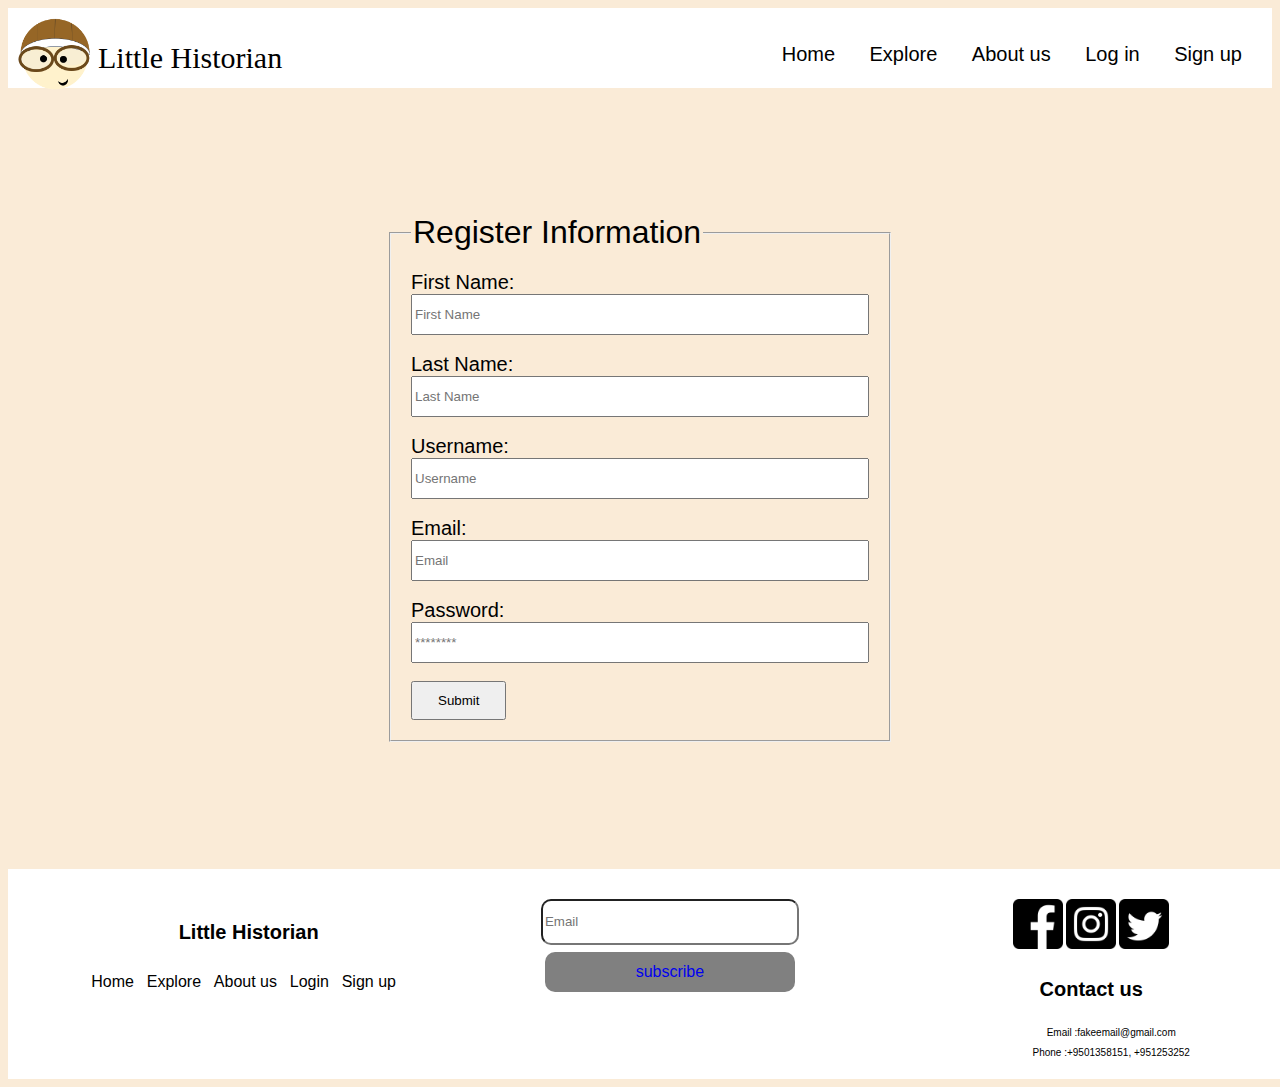
<file: register.html>
<!DOCTYPE html>
<html lang="en">
<head>
    <meta charset="UTF-8">
    <meta http-equiv="X-UA-Compatible" content="IE=edge">
    <meta name="viewport" content="width=device-width, initial-scale=1.0">
    <link rel="icon" type="image/x-icon" href="/images/favicon.ico">
    <link rel="stylesheet" href="https://cdn.jsdelivr.net/npm/bootstrap-icons@1.10.4/font/bootstrap-icons.css">
    <link rel="stylesheet" href="style.css">
    <title>Signup</title>
    <style>
            select{
            width:100px;
        }
        fieldset{
            width:30%;
            margin:10% auto;
            padding: 20px 20px;
        }
       .profile{
            width:450px;
            height:35px;
       }
       legend {
        font-size: xx-large;
       }
       label {
        font-size: 20px;
       }
       .submit{
        padding: 10px 25px;
       }
    </style>
</head>
<body style="background-color: antiquewhite;">    
    <nav>
        <input type="checkbox" id="check">
        <label for="check" class="checkbtn"><i class="bi bi-list"></i></label>
        <div class="header">
          <div class="header2">
            <a href="index.html"><img src="/images/littlehistorian.png" width="90"height="90" alt="logo"></a>
            <span class="logotext">Little Historian</span>
          </div>
        </div>
        <ul>
            <li><a href="index.html">Home</a></li>
            <li><a href="explore.html">Explore</a></li>
            <li><a href="about.html">About us</a></li>
            <li><a href="login.html">Log in</a></li>
            <li><a href="register.html">Sign up</a></li>
        </ul>
    </nav>
            <form>  
                <fieldset>
                    <legend>Register Information</legend>
                    
                    <label for="fname">First Name:</label><br>
                    <input class="profile" type="text" id="fname"  name="fname" placeholder="First Name" > <br><br> 
                    <label for="lname">Last Name:</label><br>
                    <input class="profile" type="text" id="lname"  name="lname" placeholder="Last Name" > <br><br>
                    <label for="fname">Username:</label><br>
                    <input class="profile" type="text" id="Uname"  name="Uname" placeholder="Username" > <br><br> 
                    <label for="fname">Email:</label><br>
                    <input class="profile" type="text" id="Email"  name="Email" placeholder="Email" > <br><br> 
                    <label for="pw">Password:</label><br>
                    <input class="profile" type="password" id="pw" placeholder="********" name="pw"><br><br>
                <input class="submit" type="submit" value="Submit">                   
                </fieldset>                   
    </form>      
    <footer>
        <div class="footer">
            <div class="foot-link">
                <h1>Little Historian</h1>
                <a href="index.html">Home</a>
                <a href="explore.html">Explore</a>
                <a href="about.html">About us</a>
                <a href="login.html">Login</a>
                <a href="register.html">Sign up</a>
            </div>
            <div class="subscribe">
                <form>
                    <input type="email" placeholder="Email">
                    <button type="button"><a href="login.html">subscribe</a></button>
                </form>
            </div>
            <div class="social-media">
                <img src="/images/facebook.png" width="50" height="50"alt="Facebook">
                <img src="/images/instagram.png" width="50" height="50" alt="Instagram">
                <img src="/images/twitter.png" width="50" height="50" alt="Twitter">
                <h1>Contact us</h1>
                <ul>
                  <li>Email :fakeemail@gmail.com</li>
                  <li>Phone :+9501358151, +951253252</li>
                </ul>
            </div>
        </div>
    </footer>
</body>
</html>
</file>
<file: style.css>
body {
  font-family: Arial, sans-serif;
  background-color: antiquewhite;
}

nav{
  background-color: white;
  height:80px;
 
}
nav ul{
  float:right;
  list-style-type: none;
  margin-right:30px;
}
nav ul li{
  display:inline-block;
  margin-left:30px;
  line-height:60px;
}
nav ul li a{
  color:black;
  font-size: 20px;
  text-decoration: none;
}

.checkbtn{
  float:right;
  color:black;
  font-size:40px;
  line-height:65px;
  margin-right: 30px;
  display:none;
}
#check{
  display:none;
}
@media screen and (max-width:768px){
  .checkbtn{
      display:block;
  }
  nav ul{
      position:fixed;
      left:-100%;
      top:50px;
      width:100%;
      height:100vh;
      background-color: gray;
      text-align: center;
      padding:0;
      z-index:1;
  }
  nav ul li{
      display:block;
      margin-top:40px;
  }
  #check:checked ~ ul{
      left:0;
  }
  a:hover{
      color: antiquewhite;
  }
}

li{
  list-style: none;
}

.footer{
  text-align: center;
  color: #000000;
  background-color:antiquewhite;
  padding: 10px;
  font-size: 12px;
  line-height: 2;
}
.signuplogin a {
  color: #cca300;
  margin-left: 20px;
}

.content {
  position: relative;
  width:100%;
  height: 800px;
  background: url(/images/bagan2.png) no-repeat;
  background-size: cover;  
}
.button-24 {
  background: #ffffff;
  border: 1px solid #ffffff;
  border-radius: 6px;
  box-shadow: antiquewhite;
  box-sizing: border-box;
  color: #FFFFFF;
  cursor: pointer;
  display: inline-block;
  font-family: nunito,roboto,proxima-nova,"proxima nova",sans-serif;
  font-size: 16px;
  font-weight: 500;
  line-height: 16px;
  min-height: 40px;
  outline: 0;
  padding: 12px 14px;
  text-align: center;
  text-rendering: geometricprecision;
  text-transform: none;
  user-select: none;
  -webkit-user-select: none;
  touch-action: manipulation;
  vertical-align: middle;
}

.button-24:hover,
.button-24:active {
  background-color: antiquewhite;
  background-position: 0 0;
  color: #ffffff;
}

.button-24:active {
  opacity: .5;
}
button a {
  text-decoration: none;
}
.logotext {
  color: black;
  font-size: 30px;
}


.text {
  position:absolute;
  left:50%;
  top:50%;
  color:rgb(255, 255, 255);
  transform: translate(-50%,-50%);
  text-align:center;
}
.text h1{
  font-size: 40px;
  margin-bottom: 20px;
  }
.text p{
  font-size: 20px;
  margin-bottom: 20px;
}
.text button{
  padding: 10px 30px;
  font-size: 20px;
}

.header {
  display: inline-block;
}
.header2 {
  display: flex;
  align-items: center;
  font-size: 40px;
  font-family: aharoni;
}

.footer{
  display:flex;
  width:100%;
  height:150px;
  background-color: white;
  padding:30px;
  flex-wrap: wrap;
}
.foot-link, .subscribe, .social-media{
  flex-basis: 33.33%;
  font-size: 10px;
}

.subscribe button{
  font-size: 10px;
  color: #ffffff;
}

.foot-link a{
  text-decoration: none;
  color:black;
  font-size: 16px;
  margin-right: 10px;
}
.subscribe input{
  width:250px;
  height:40px;
  border-radius:10px;
}
.subscribe button{
  width:250px;
  height:40px;
  border-radius:10px;
  background-color: grey;
  border:0;
  margin-top:7px;
  font-size: 16px;
}
</file>
<file: about.css>
.card1{
    width:250px;
    box-shadow: 0 4px 8px 0 rgba(0,0,0,0.2);
    display:inline-block;
    margin-left:20px;
    margin-right:20px;
}
.forcard{
    clear: both;
}
.flex-container{
    display:flex;
    margin-left:70px;
    margin-right:70px;
   
    flex-wrap: wrap;
    justify-content: center;
}
.flex-container > .item1{
    flex-basis: 40%;
    padding:10px;
}
.flex-container > .item2{
    flex-basis:60%;
    padding:10px;
}
img{
    border-radius: 10px;
}
.item2 p{
font-size: 20px;
line-height: 30px;
}
</file>
<file: ancientcities.css>
*{
    box-sizing: border-box;
}
.flex-container{
    background-color: antiquewhite;
    display:flex;
    margin-left:100px;
    margin-right:70px;
    margin-bottom: 20px;
    align-items: center;
    flex-wrap: wrap;
    justify-content: center;
    border-radius: 20px;
}
.flex-container > .item1{
    flex-basis: 50%;
    padding:10px;
}
.flex-container > .item2{
    flex-basis:50%;
    padding:10px;
}
.item4 img{
    border-radius: 50px;
    border: 3px solid #595959;
}
.item2 p{
font-size: 20px;
line-height: 30px;
}
.item1 p{
font-size: 20px;
line-height: 30px;
}
.button{
    background-color: #c89a7b;
    border: none;
    color: white;
    padding: 15px 10px;
    text-align: center;
    text-decoration: none;
    display: inline-block;
    font-size: 16px;
    border-radius: 15px;
    margin-bottom: 5px;
  }
.item3 p{
    font-size: 20px;
    line-height: 30px;
}
.flex-container > .item3{
    flex-basis:-50%;
    padding:60px;
}
</file>
<file: landmarks.css>
*{
    box-sizing: border-box;
}
.flex-container{
    background-color: antiquewhite;
    display:flex;
    margin-left:100px;
    margin-right:70px;
    margin-bottom: 20px;
    align-items: center;
    flex-wrap: wrap;
    justify-content: center;
    border-radius: 20px;
}
.flex-container > .item1{
    flex-basis: 50%;
    padding:10px;
}
.flex-container > .item2{
    flex-basis:50%;
    padding:10px;
}
.item4 img{
    border-radius: 50px;
    border: 3px solid #595959;
}
.item2 p{
font-size: 20px;
line-height: 30px;
}
.item1 p{
font-size: 20px;
line-height: 30px;
}
.button{
    background-color: #c89a7b;
    border: none;
    color: white;
    padding: 15px 10px;
    text-align: center;
    text-decoration: none;
    display: inline-block;
    font-size: 16px;
    border-radius: 15px;
    margin-bottom: 5px;
  }
.item3 p{
    font-size: 20px;
    line-height: 30px;
}
.flex-container > .item3{
    flex-basis:-50%;
    padding:60px;
}
</file>
